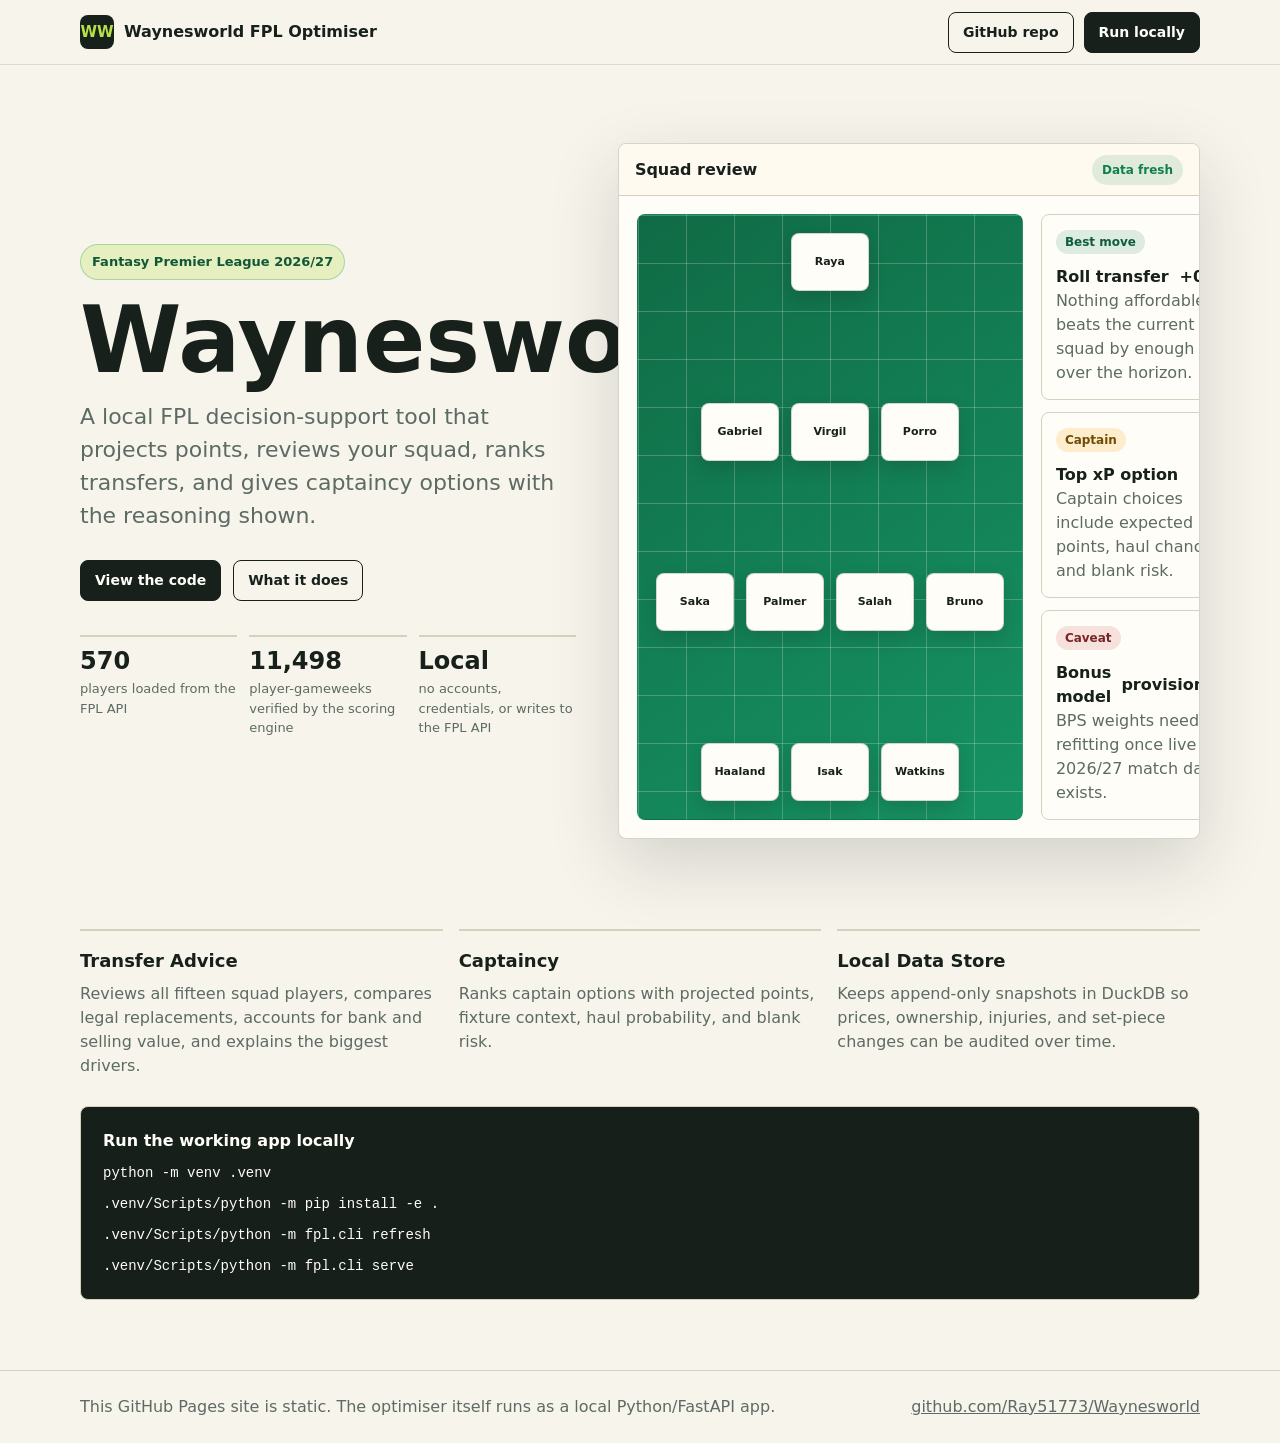
<file: docs/index.html>
<!doctype html>
<html lang="en">
<head>
  <meta charset="utf-8">
  <meta name="viewport" content="width=device-width, initial-scale=1">
  <title>Waynesworld FPL Optimiser</title>
  <meta name="description" content="A local Fantasy Premier League decision-support tool for transfers, captaincy, fixtures, and squad planning.">
  <style>
    :root {
      color-scheme: light;
      --ink: #17201b;
      --muted: #5c6b63;
      --paper: #f7f4ec;
      --panel: #fffdf8;
      --line: #d8d0bf;
      --green: #0f7f4f;
      --lime: #b7e04b;
      --blue: #2457a6;
      --rose: #c95252;
      --gold: #f4b942;
    }

    * {
      box-sizing: border-box;
    }

    body {
      margin: 0;
      font-family: Inter, ui-sans-serif, system-ui, -apple-system, BlinkMacSystemFont, "Segoe UI", sans-serif;
      color: var(--ink);
      background: var(--paper);
      line-height: 1.5;
    }

    a {
      color: inherit;
    }

    .site-header {
      position: sticky;
      top: 0;
      z-index: 10;
      border-bottom: 1px solid rgba(23, 32, 27, 0.12);
      background: rgba(247, 244, 236, 0.92);
      backdrop-filter: blur(14px);
    }

    .nav {
      width: min(1120px, calc(100% - 32px));
      min-height: 64px;
      margin: 0 auto;
      display: flex;
      align-items: center;
      justify-content: space-between;
      gap: 16px;
    }

    .brand {
      display: flex;
      align-items: center;
      gap: 10px;
      font-weight: 800;
    }

    .mark {
      width: 34px;
      height: 34px;
      border-radius: 8px;
      display: grid;
      place-items: center;
      background: var(--ink);
      color: var(--lime);
      font-size: 15px;
      letter-spacing: 0;
    }

    .nav-actions {
      display: flex;
      align-items: center;
      gap: 10px;
      flex-wrap: wrap;
      justify-content: flex-end;
    }

    .button {
      min-height: 40px;
      display: inline-flex;
      align-items: center;
      justify-content: center;
      border-radius: 8px;
      border: 1px solid var(--ink);
      padding: 9px 14px;
      text-decoration: none;
      font-weight: 750;
      font-size: 14px;
      white-space: nowrap;
    }

    .button.primary {
      background: var(--ink);
      color: #fffdf8;
    }

    .hero {
      width: min(1120px, calc(100% - 32px));
      margin: 0 auto;
      min-height: calc(100svh - 64px);
      display: grid;
      grid-template-columns: minmax(0, 0.92fr) minmax(320px, 1.08fr);
      gap: 42px;
      align-items: center;
      padding: 52px 0 36px;
    }

    .eyebrow {
      width: fit-content;
      border: 1px solid rgba(15, 127, 79, 0.26);
      border-radius: 999px;
      background: rgba(183, 224, 75, 0.28);
      color: #115738;
      padding: 7px 11px;
      font-size: 13px;
      font-weight: 800;
    }

    h1 {
      margin: 18px 0 16px;
      font-size: clamp(44px, 9vw, 92px);
      line-height: 0.94;
      letter-spacing: 0;
      max-width: 780px;
    }

    .lead {
      margin: 0;
      max-width: 640px;
      color: var(--muted);
      font-size: clamp(18px, 2.2vw, 22px);
    }

    .hero-actions {
      display: flex;
      flex-wrap: wrap;
      gap: 12px;
      margin-top: 28px;
    }

    .trust-row {
      display: grid;
      grid-template-columns: repeat(3, minmax(0, 1fr));
      gap: 12px;
      margin-top: 34px;
      max-width: 620px;
    }

    .metric {
      border-top: 2px solid var(--line);
      padding-top: 12px;
    }

    .metric strong {
      display: block;
      font-size: 24px;
      line-height: 1;
    }

    .metric span {
      display: block;
      margin-top: 6px;
      color: var(--muted);
      font-size: 13px;
    }

    .product-preview {
      position: relative;
      border: 1px solid rgba(23, 32, 27, 0.18);
      border-radius: 8px;
      background: var(--panel);
      box-shadow: 0 24px 70px rgba(23, 32, 27, 0.16);
      overflow: hidden;
    }

    .app-topbar {
      height: 52px;
      display: flex;
      align-items: center;
      justify-content: space-between;
      padding: 0 16px;
      border-bottom: 1px solid var(--line);
      background: #fffaf0;
    }

    .status-pill {
      border-radius: 999px;
      background: rgba(15, 127, 79, 0.12);
      color: var(--green);
      padding: 6px 10px;
      font-size: 12px;
      font-weight: 800;
    }

    .preview-body {
      display: grid;
      grid-template-columns: 1fr 0.72fr;
      gap: 18px;
      padding: 18px;
    }

    .pitch {
      min-height: 460px;
      border-radius: 8px;
      border: 1px solid rgba(15, 127, 79, 0.26);
      background:
        linear-gradient(rgba(255, 255, 255, 0.22) 1px, transparent 1px),
        linear-gradient(90deg, rgba(255, 255, 255, 0.22) 1px, transparent 1px),
        linear-gradient(145deg, #106b45, #169363);
      background-size: 48px 48px, 48px 48px, auto;
      padding: 18px;
      display: grid;
      gap: 14px;
      align-content: space-between;
    }

    .line {
      display: flex;
      justify-content: center;
      gap: 12px;
    }

    .player {
      width: clamp(58px, 7vw, 78px);
      min-height: 58px;
      border-radius: 8px;
      background: #fffdf8;
      border: 1px solid rgba(23, 32, 27, 0.18);
      display: grid;
      place-items: center;
      padding: 7px;
      text-align: center;
      font-size: 11px;
      font-weight: 800;
      color: #17201b;
      box-shadow: 0 8px 18px rgba(23, 32, 27, 0.18);
    }

    .panel-stack {
      display: grid;
      gap: 12px;
      align-content: start;
    }

    .advice-card {
      border: 1px solid var(--line);
      border-radius: 8px;
      padding: 14px;
      background: #fffdf8;
    }

    .advice-card h2,
    .section h2 {
      margin: 0 0 8px;
      font-size: 18px;
      letter-spacing: 0;
    }

    .advice-card p,
    .section p {
      margin: 0;
      color: var(--muted);
    }

    .swap {
      display: flex;
      align-items: center;
      justify-content: space-between;
      gap: 10px;
      margin-top: 12px;
      font-weight: 800;
    }

    .badge {
      border-radius: 999px;
      padding: 5px 9px;
      font-size: 12px;
      font-weight: 900;
    }

    .badge.green {
      color: #0d5f3b;
      background: rgba(15, 127, 79, 0.14);
    }

    .badge.gold {
      color: #704b04;
      background: rgba(244, 185, 66, 0.24);
    }

    .badge.rose {
      color: #7a2525;
      background: rgba(201, 82, 82, 0.16);
    }

    .sections {
      width: min(1120px, calc(100% - 32px));
      margin: 0 auto;
      padding: 28px 0 70px;
      display: grid;
      gap: 28px;
    }

    .section-grid {
      display: grid;
      grid-template-columns: repeat(3, minmax(0, 1fr));
      gap: 16px;
    }

    .section {
      border-top: 2px solid var(--line);
      padding-top: 16px;
    }

    .run-panel {
      border-radius: 8px;
      border: 1px solid var(--line);
      background: #171f1b;
      color: #fffdf8;
      padding: 22px;
      display: grid;
      gap: 10px;
      overflow-x: auto;
    }

    code {
      font-family: "SFMono-Regular", Consolas, "Liberation Mono", monospace;
      font-size: 14px;
    }

    footer {
      border-top: 1px solid var(--line);
      padding: 24px 0;
      color: var(--muted);
    }

    .footer-inner {
      width: min(1120px, calc(100% - 32px));
      margin: 0 auto;
      display: flex;
      justify-content: space-between;
      gap: 16px;
      flex-wrap: wrap;
    }

    @media (max-width: 860px) {
      .hero {
        grid-template-columns: 1fr;
        min-height: auto;
        padding-top: 38px;
      }

      .preview-body,
      .section-grid,
      .trust-row {
        grid-template-columns: 1fr;
      }

      .pitch {
        min-height: 360px;
      }

      .nav {
        align-items: flex-start;
        flex-direction: column;
        padding: 14px 0;
      }

      .nav-actions {
        justify-content: flex-start;
      }
    }
  </style>
</head>
<body>
  <header class="site-header">
    <nav class="nav" aria-label="Main navigation">
      <div class="brand">
        <span class="mark">WW</span>
        <span>Waynesworld FPL Optimiser</span>
      </div>
      <div class="nav-actions">
        <a class="button" href="https://github.com/Ray51773/Waynesworld">GitHub repo</a>
        <a class="button primary" href="#run">Run locally</a>
      </div>
    </nav>
  </header>

  <main>
    <section class="hero">
      <div>
        <div class="eyebrow">Fantasy Premier League 2026/27</div>
        <h1>Waynesworld</h1>
        <p class="lead">
          A local FPL decision-support tool that projects points, reviews your squad,
          ranks transfers, and gives captaincy options with the reasoning shown.
        </p>
        <div class="hero-actions">
          <a class="button primary" href="https://github.com/Ray51773/Waynesworld">View the code</a>
          <a class="button" href="#what-it-does">What it does</a>
        </div>
        <div class="trust-row" aria-label="Project highlights">
          <div class="metric">
            <strong>570</strong>
            <span>players loaded from the FPL API</span>
          </div>
          <div class="metric">
            <strong>11,498</strong>
            <span>player-gameweeks verified by the scoring engine</span>
          </div>
          <div class="metric">
            <strong>Local</strong>
            <span>no accounts, credentials, or writes to the FPL API</span>
          </div>
        </div>
      </div>

      <div class="product-preview" aria-label="Static preview of the local optimiser interface">
        <div class="app-topbar">
          <strong>Squad review</strong>
          <span class="status-pill">Data fresh</span>
        </div>
        <div class="preview-body">
          <div class="pitch">
            <div class="line"><span class="player">Raya</span></div>
            <div class="line">
              <span class="player">Gabriel</span>
              <span class="player">Virgil</span>
              <span class="player">Porro</span>
            </div>
            <div class="line">
              <span class="player">Saka</span>
              <span class="player">Palmer</span>
              <span class="player">Salah</span>
              <span class="player">Bruno</span>
            </div>
            <div class="line">
              <span class="player">Haaland</span>
              <span class="player">Isak</span>
              <span class="player">Watkins</span>
            </div>
          </div>
          <div class="panel-stack">
            <article class="advice-card">
              <span class="badge green">Best move</span>
              <div class="swap">
                <span>Roll transfer</span>
                <span>+0.0</span>
              </div>
              <p>Nothing affordable beats the current squad by enough over the horizon.</p>
            </article>
            <article class="advice-card">
              <span class="badge gold">Captain</span>
              <div class="swap">
                <span>Top xP option</span>
                <span>2x</span>
              </div>
              <p>Captain choices include expected points, haul chance, and blank risk.</p>
            </article>
            <article class="advice-card">
              <span class="badge rose">Caveat</span>
              <div class="swap">
                <span>Bonus model</span>
                <span>provisional</span>
              </div>
              <p>BPS weights need refitting once live 2026/27 match data exists.</p>
            </article>
          </div>
        </div>
      </div>
    </section>

    <section class="sections" id="what-it-does">
      <div class="section-grid">
        <article class="section">
          <h2>Transfer Advice</h2>
          <p>Reviews all fifteen squad players, compares legal replacements, accounts for bank and selling value, and explains the biggest drivers.</p>
        </article>
        <article class="section">
          <h2>Captaincy</h2>
          <p>Ranks captain options with projected points, fixture context, haul probability, and blank risk.</p>
        </article>
        <article class="section">
          <h2>Local Data Store</h2>
          <p>Keeps append-only snapshots in DuckDB so prices, ownership, injuries, and set-piece changes can be audited over time.</p>
        </article>
      </div>

      <div class="run-panel" id="run">
        <strong>Run the working app locally</strong>
        <code>python -m venv .venv</code>
        <code>.venv/Scripts/python -m pip install -e .</code>
        <code>.venv/Scripts/python -m fpl.cli refresh</code>
        <code>.venv/Scripts/python -m fpl.cli serve</code>
      </div>
    </section>
  </main>

  <footer>
    <div class="footer-inner">
      <span>This GitHub Pages site is static. The optimiser itself runs as a local Python/FastAPI app.</span>
      <a href="https://github.com/Ray51773/Waynesworld">github.com/Ray51773/Waynesworld</a>
    </div>
  </footer>
</body>
</html>
</file>
